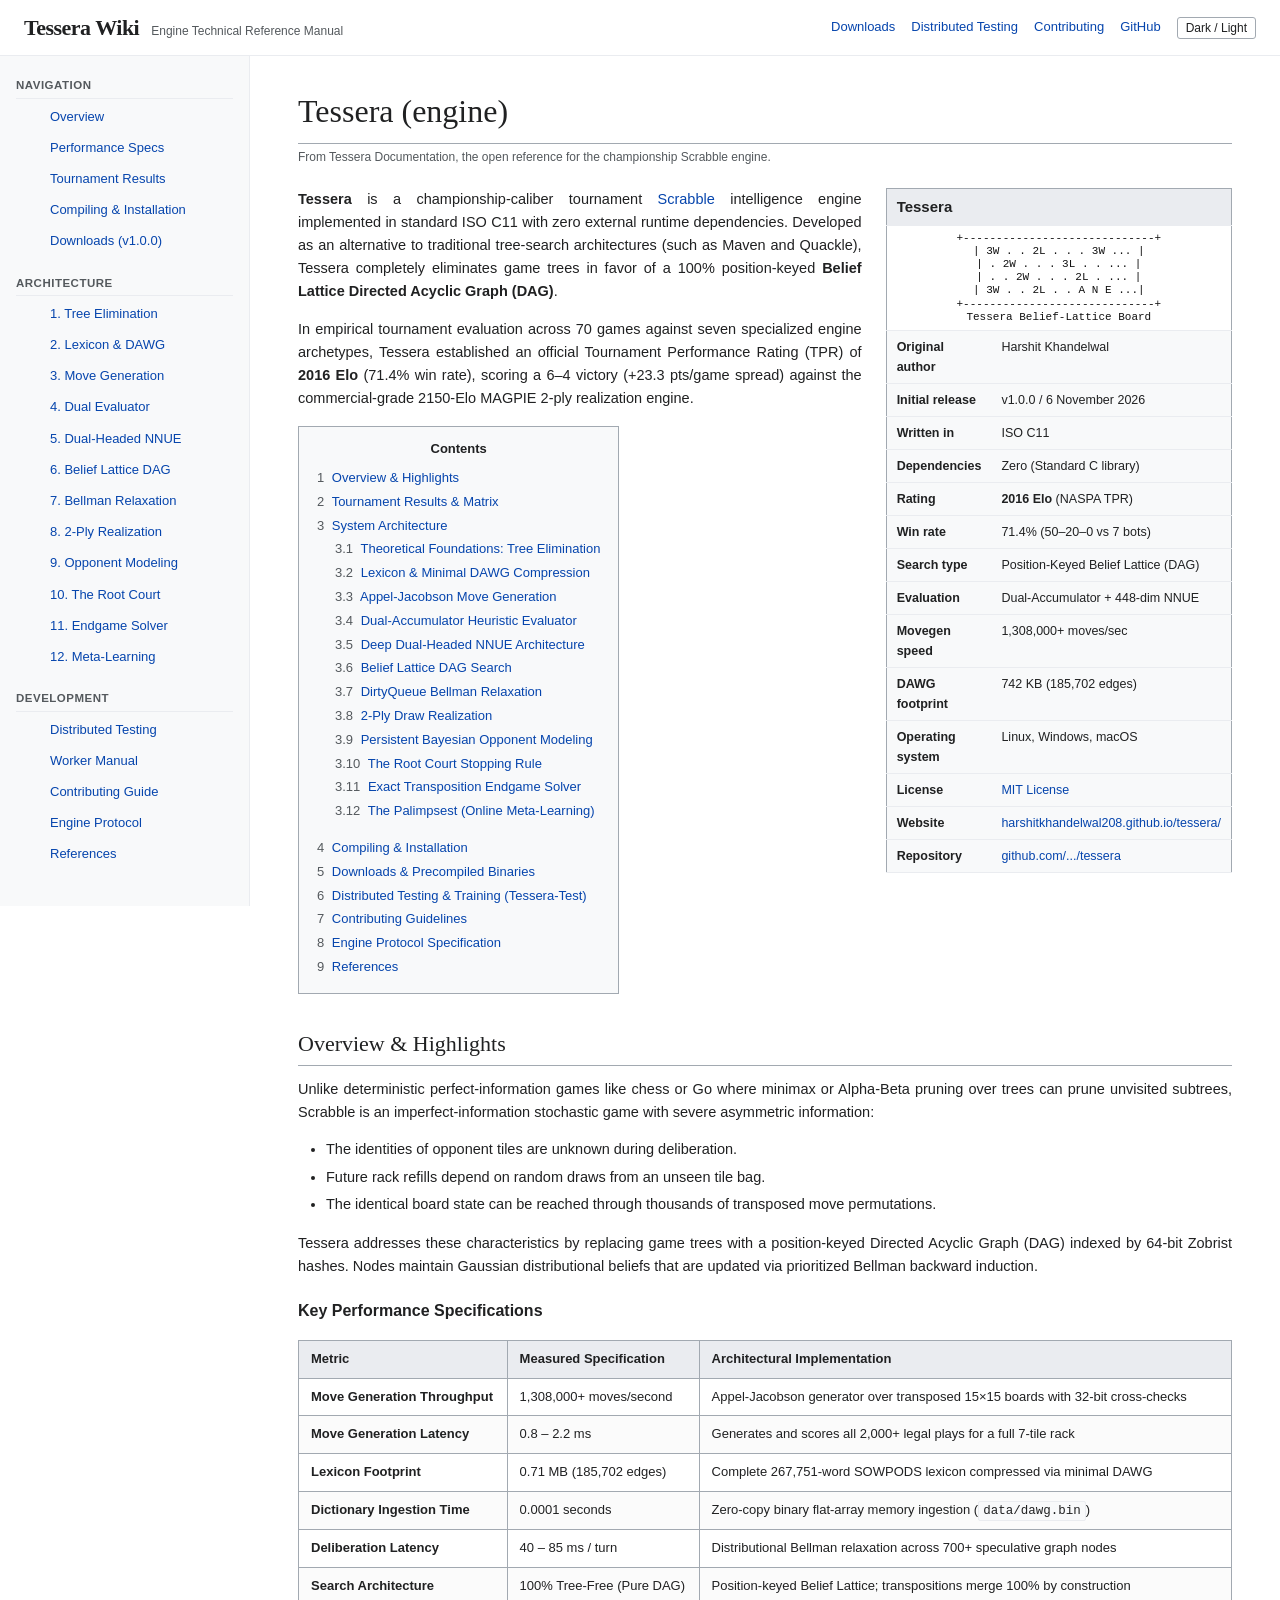
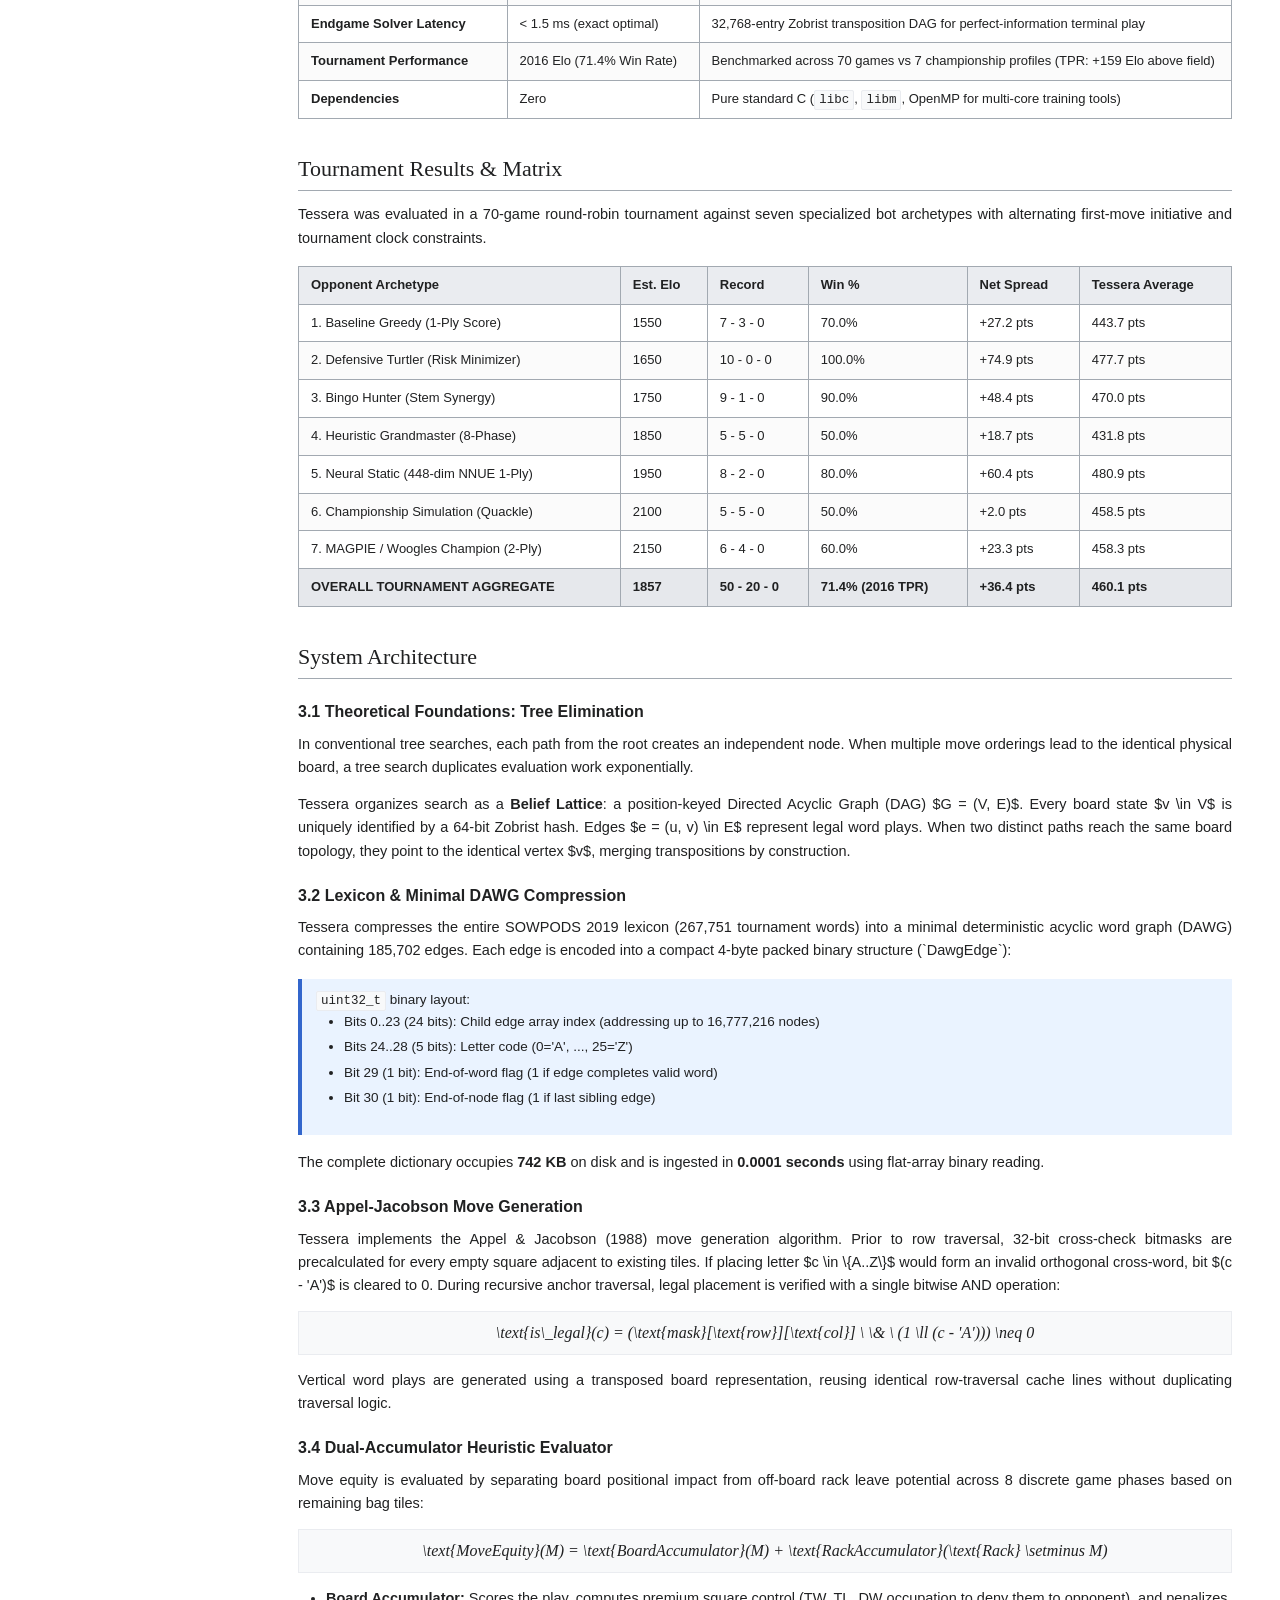
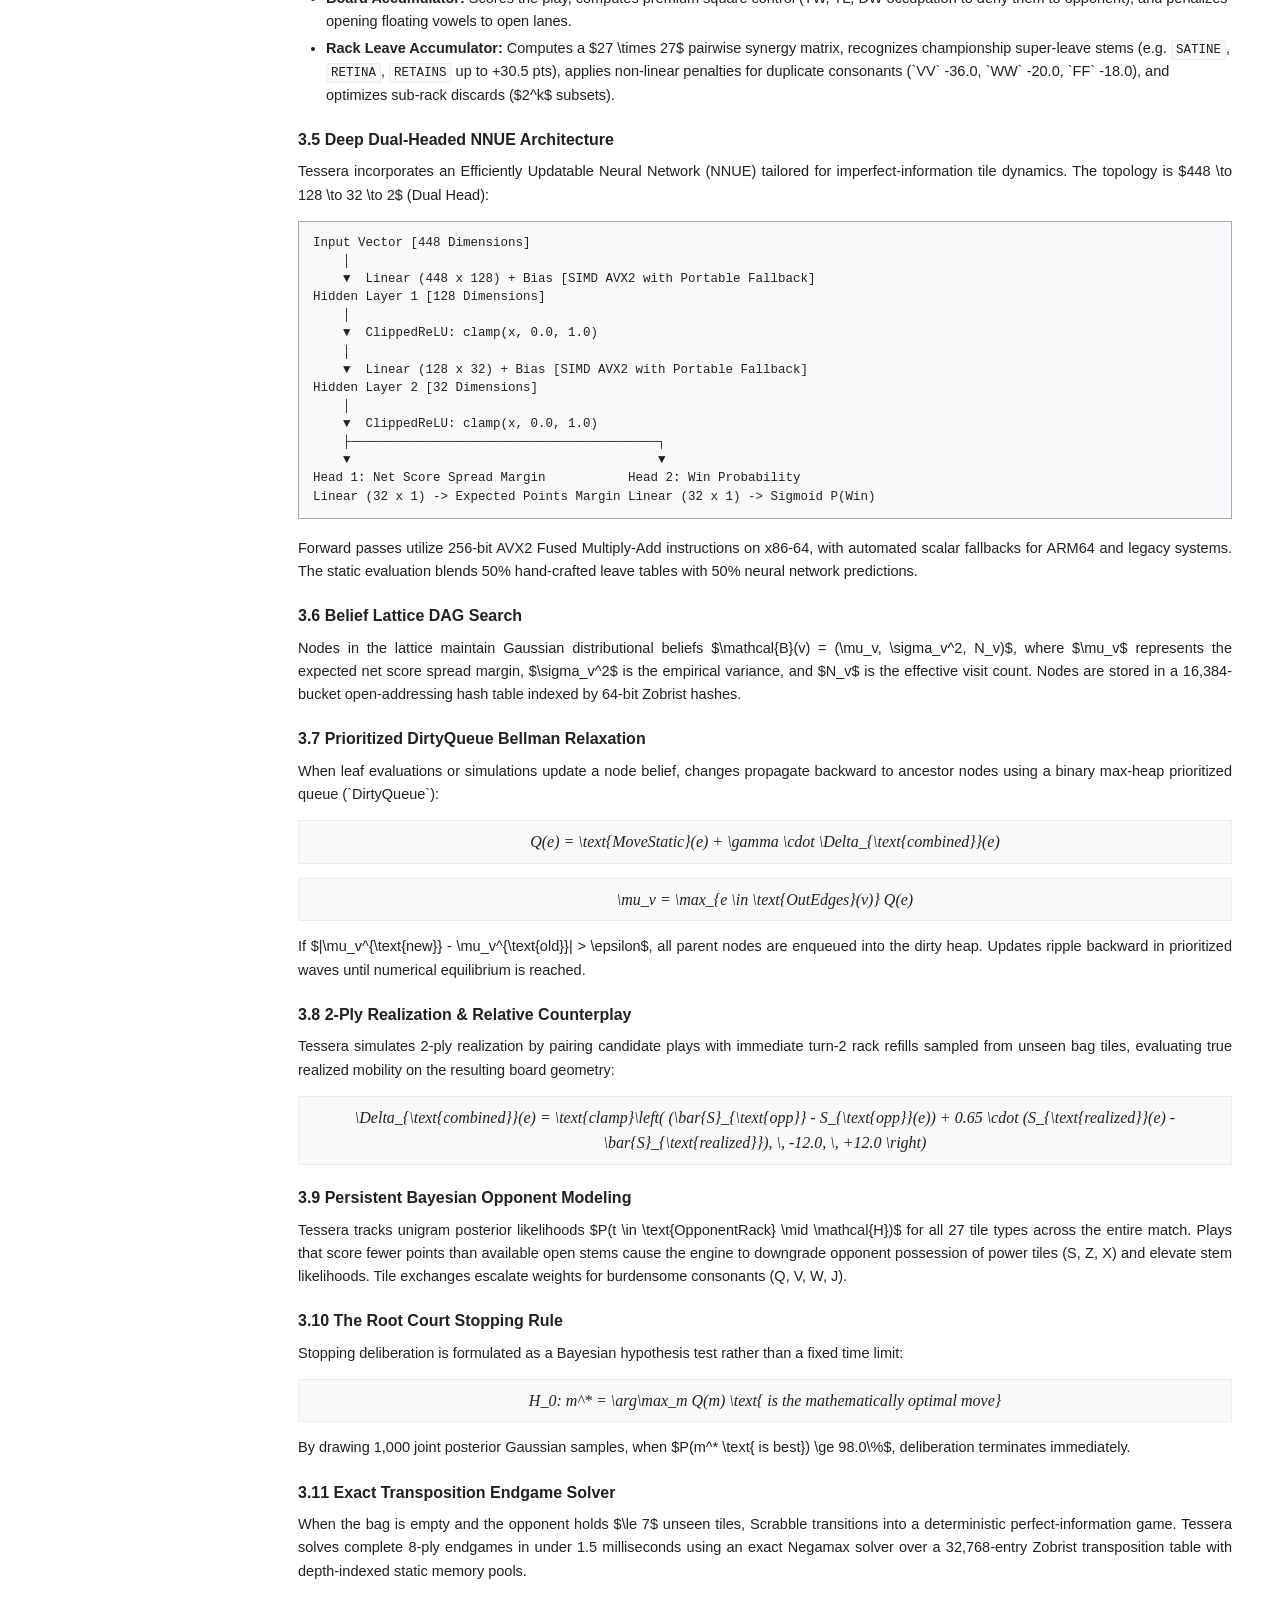
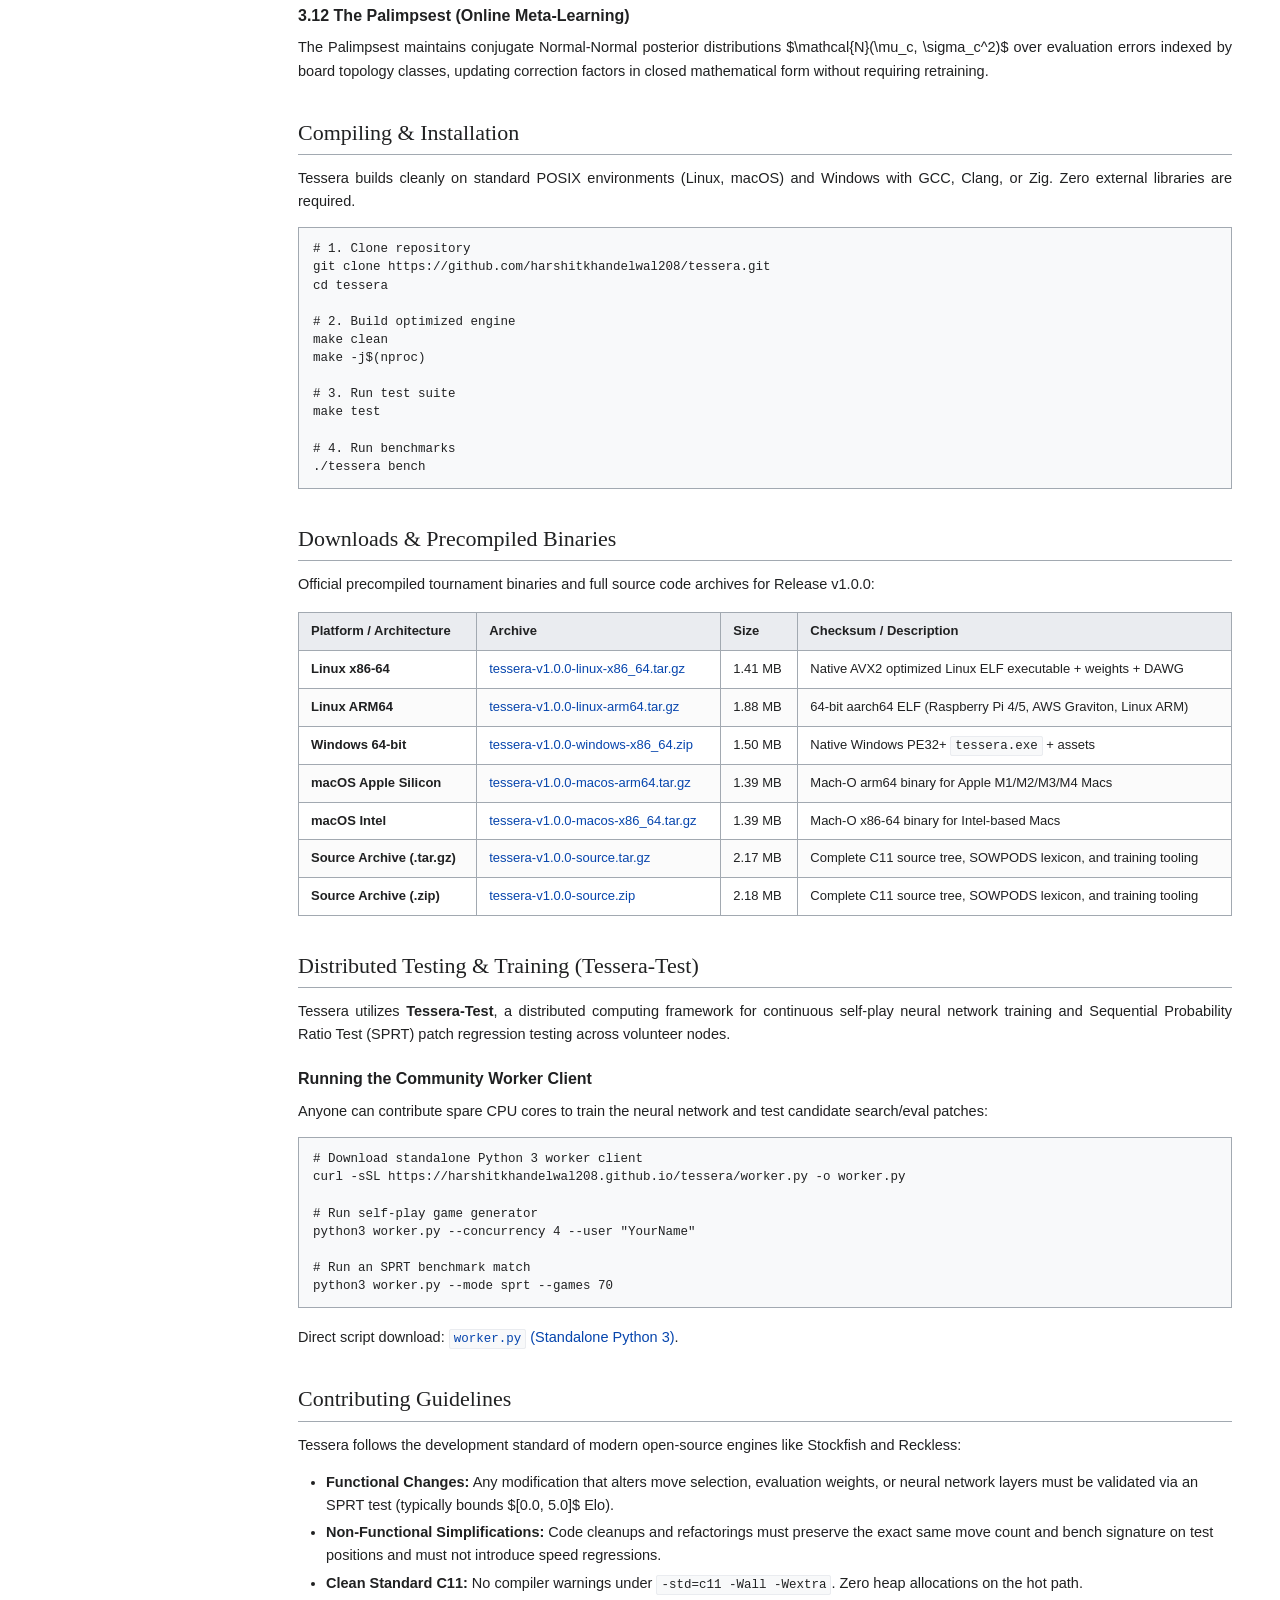
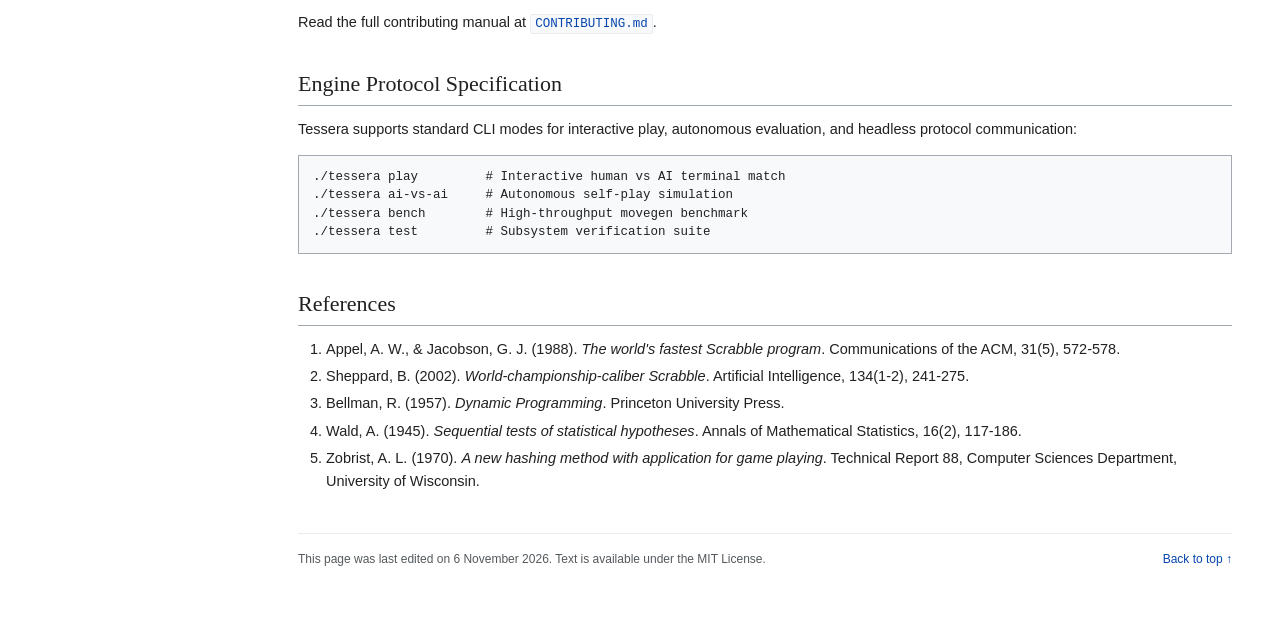
<file: index.html>
<!DOCTYPE html>
<html lang="en">
<head>
    <meta charset="UTF-8">
    <meta name="viewport" content="width=device-width, initial-scale=1.0">
    <title>Tessera (engine) - EngineWiki</title>
    <meta name="description" content="Technical documentation and architectural wiki for Tessera, the championship-caliber belief-lattice Scrabble intelligence engine.">
    <link rel="icon" href="data:image/svg+xml,<svg xmlns='http://www.w3.org/2000/svg' viewBox='0 0 100 100'><rect width='100' height='100' rx='10' fill='%233366cc'/><text x='50' y='72' font-size='64' font-weight='bold' fill='white' text-anchor='middle'>T</text></svg>">
    <style>
        /* Classic Wiki Theme (Wikipedia / ArchWiki / MediaWiki aesthetic) */
        :root {
            --bg: #ffffff;
            --text: #202122;
            --text-muted: #54595d;
            --border: #a2a9b1;
            --border-light: #eaecf0;
            --sidebar-bg: #f8f9fa;
            --infobox-bg: #f8f9fa;
            --infobox-header: #eaecf0;
            --code-bg: #f8f9fa;
            --link: #0645ad;
            --link-visited: #0b0080;
            --toc-bg: #f8f9fa;
            --table-header: #eaecf0;
            --note-bg: #eaf3ff;
            --note-border: #3366cc;
            --font-main: -apple-system, BlinkMacSystemFont, "Segoe UI", Roboto, "Liberation Sans", Arial, sans-serif;
            --font-serif: "Linux Libertine", Georgia, Times, serif;
            --font-mono: SFMono-Regular, Menlo, Monaco, Consolas, "Liberation Mono", "Courier New", monospace;
        }

        [data-theme="dark"] {
            --bg: #181a1b;
            --text: #e8e6e3;
            --text-muted: #9ba1a6;
            --border: #3e4446;
            --border-light: #2c3032;
            --sidebar-bg: #1f2324;
            --infobox-bg: #1f2324;
            --infobox-header: #282c2e;
            --code-bg: #1f2324;
            --link: #68a0e5;
            --link-visited: #9b82e2;
            --toc-bg: #1f2324;
            --table-header: #282c2e;
            --note-bg: #1e2633;
            --note-border: #4d88e8;
        }

        * {
            box-sizing: border-box;
            margin: 0;
            padding: 0;
        }

        body {
            font-family: var(--font-main);
            background-color: var(--bg);
            color: var(--text);
            line-height: 1.6;
            font-size: 14.5px;
        }

        /* Top Header */
        header {
            border-bottom: 1px solid var(--border-light);
            background: var(--bg);
            padding: 10px 24px;
            display: flex;
            align-items: center;
            justify-content: space-between;
            position: sticky;
            top: 0;
            z-index: 100;
        }

        .header-left {
            display: flex;
            align-items: baseline;
            gap: 12px;
        }

        .wiki-logo {
            font-family: var(--font-serif);
            font-size: 22px;
            font-weight: bold;
            color: var(--text);
            text-decoration: none;
            letter-spacing: -0.5px;
        }

        .wiki-tagline {
            font-size: 12px;
            color: var(--text-muted);
        }

        .header-right {
            display: flex;
            align-items: center;
            gap: 16px;
            font-size: 13px;
        }

        .header-right a {
            color: var(--link);
            text-decoration: none;
        }

        .header-right a:hover {
            text-decoration: underline;
        }

        .theme-toggle-btn {
            background: none;
            border: 1px solid var(--border);
            color: var(--text);
            padding: 3px 8px;
            border-radius: 3px;
            font-size: 12px;
            cursor: pointer;
        }

        /* Layout Container */
        .wiki-container {
            display: flex;
            max-width: 1360px;
            margin: 0 auto;
            min-height: calc(100vh - 50px);
        }

        /* Sidebar Navigation */
        aside.wiki-sidebar {
            width: 250px;
            flex-shrink: 0;
            background: var(--sidebar-bg);
            border-right: 1px solid var(--border-light);
            padding: 20px 16px;
            font-size: 13px;
            position: sticky;
            top: 50px;
            height: calc(100vh - 50px);
            overflow-y: auto;
        }

        .sidebar-section-title {
            font-weight: bold;
            font-size: 11.5px;
            text-transform: uppercase;
            letter-spacing: 0.5px;
            color: var(--text-muted);
            margin: 16px 0 6px;
            padding-bottom: 3px;
            border-bottom: 1px solid var(--border-light);
        }

        .sidebar-section-title:first-child {
            margin-top: 0;
        }

        .sidebar-list {
            list-style: none;
            display: flex;
            flex-direction: column;
            gap: 3px;
        }

        .sidebar-list li a {
            color: var(--link);
            text-decoration: none;
            display: block;
            padding: 3px 6px;
            border-radius: 2px;
            line-height: 1.4;
        }

        .sidebar-list li a:hover {
            text-decoration: underline;
            background: rgba(0, 0, 0, 0.04);
        }

        [data-theme="dark"] .sidebar-list li a:hover {
            background: rgba(255, 255, 255, 0.05);
        }

        /* Main Content Pane */
        main.wiki-content {
            flex-grow: 1;
            padding: 30px 48px 60px;
            max-width: 1110px;
        }

        /* Document Header */
        .article-title {
            font-family: var(--font-serif);
            font-size: 32px;
            font-weight: normal;
            border-bottom: 1px solid var(--border);
            padding-bottom: 6px;
            margin-bottom: 4px;
        }

        .article-meta {
            font-size: 12px;
            color: var(--text-muted);
            margin-bottom: 20px;
        }

        /* Headings */
        h2 {
            font-family: var(--font-serif);
            font-size: 22px;
            font-weight: normal;
            border-bottom: 1px solid var(--border);
            padding-bottom: 4px;
            margin: 32px 0 12px;
        }

        h3 {
            font-size: 16px;
            font-weight: bold;
            margin: 20px 0 8px;
        }

        h4 {
            font-size: 14px;
            font-weight: bold;
            margin: 14px 0 6px;
        }

        p {
            margin-bottom: 14px;
            text-align: justify;
        }

        ul, ol {
            margin: 0 0 16px 28px;
        }

        li {
            margin-bottom: 4px;
        }

        a {
            color: var(--link);
            text-decoration: none;
        }

        a:hover {
            text-decoration: underline;
        }

        /* Infobox (Standard Wikipedia format) */
        .infobox {
            float: right;
            clear: right;
            margin: 0 0 20px 24px;
            width: 310px;
            border: 1px solid var(--border);
            background: var(--infobox-bg);
            font-size: 12.5px;
            border-spacing: 0;
            border-collapse: collapse;
        }

        .infobox-title {
            background: var(--infobox-header);
            font-weight: bold;
            text-align: center;
            font-size: 15px;
            padding: 8px;
            border-bottom: 1px solid var(--border);
        }

        .infobox-image {
            text-align: center;
            padding: 10px;
            border-bottom: 1px solid var(--border);
            background: #ffffff;
            color: #111;
        }

        [data-theme="dark"] .infobox-image {
            background: #202426;
            color: #eee;
        }

        .infobox th {
            text-align: left;
            padding: 6px 10px;
            border-bottom: 1px solid var(--border-light);
            font-weight: bold;
            width: 40%;
            vertical-align: top;
        }

        .infobox td {
            padding: 6px 10px;
            border-bottom: 1px solid var(--border-light);
            vertical-align: top;
        }

        /* Table of Contents Box */
        .toc-box {
            background: var(--toc-bg);
            border: 1px solid var(--border);
            padding: 12px 18px;
            margin: 16px 0 24px;
            display: table;
            font-size: 13px;
        }

        .toc-title {
            font-weight: bold;
            text-align: center;
            margin-bottom: 8px;
        }

        .toc-list {
            list-style: none;
            margin: 0;
            padding: 0;
        }

        .toc-list li {
            margin-bottom: 3px;
        }

        .toc-number {
            color: var(--text-muted);
            margin-right: 4px;
        }

        .toc-sublist {
            list-style: none;
            margin-left: 18px;
            margin-top: 3px;
        }

        /* Tables (Standard Wiki style) */
        .wikitable {
            background: var(--bg);
            border: 1px solid var(--border);
            border-collapse: collapse;
            width: 100%;
            margin: 16px 0 24px;
            font-size: 13px;
        }

        .wikitable th {
            background: var(--table-header);
            border: 1px solid var(--border);
            padding: 8px 12px;
            font-weight: bold;
            text-align: left;
        }

        .wikitable td {
            border: 1px solid var(--border);
            padding: 8px 12px;
        }

        .wikitable tr:nth-child(even) td {
            background: rgba(0, 0, 0, 0.015);
        }

        [data-theme="dark"] .wikitable tr:nth-child(even) td {
            background: rgba(255, 255, 255, 0.02);
        }

        /* Code & Preformatted */
        code {
            font-family: var(--font-mono);
            font-size: 12.5px;
            background: var(--code-bg);
            border: 1px solid var(--border-light);
            padding: 2px 4px;
            border-radius: 2px;
        }

        pre {
            font-family: var(--font-mono);
            font-size: 12.5px;
            background: var(--code-bg);
            border: 1px solid var(--border);
            padding: 12px 14px;
            margin: 14px 0 18px;
            overflow-x: auto;
            line-height: 1.45;
        }

        pre code {
            border: none;
            padding: 0;
            background: none;
        }

        /* Notice & Quote Boxes */
        .wiki-notice {
            background: var(--note-bg);
            border-left: 4px solid var(--note-border);
            padding: 10px 14px;
            margin: 16px 0;
            font-size: 13.5px;
        }

        .math-block {
            text-align: center;
            margin: 14px 0;
            padding: 8px;
            background: var(--code-bg);
            border: 1px solid var(--border-light);
            font-family: "Times New Roman", Times, serif;
            font-style: italic;
            font-size: 16px;
        }

        /* Footer */
        footer.wiki-footer {
            border-top: 1px solid var(--border-light);
            margin-top: 40px;
            padding-top: 16px;
            font-size: 12px;
            color: var(--text-muted);
            display: flex;
            justify-content: space-between;
            align-items: center;
            flex-wrap: wrap;
            gap: 10px;
        }

        @media (max-width: 860px) {
            .wiki-container {
                flex-direction: column;
            }
            aside.wiki-sidebar {
                width: 100%;
                height: auto;
                position: static;
                border-right: none;
                border-bottom: 1px solid var(--border-light);
            }
            main.wiki-content {
                padding: 20px 16px;
            }
            .infobox {
                float: none;
                width: 100%;
                margin: 0 0 20px 0;
            }
        }
    </style>
</head>
<body>

    <!-- Header -->
    <header>
        <div class="header-left">
            <a href="#" class="wiki-logo">Tessera Wiki</a>
            <span class="wiki-tagline">Engine Technical Reference Manual</span>
        </div>
        <div class="header-right">
            <a href="#downloads">Downloads</a>
            <a href="#distributed-testing">Distributed Testing</a>
            <a href="#contributing">Contributing</a>
            <a href="https://github.com/harshitkhandelwal208/tessera" target="_blank">GitHub</a>
            <button class="theme-toggle-btn" onclick="toggleTheme()">Dark / Light</button>
        </div>
    </header>

    <div class="wiki-container">
        <!-- Sidebar Navigation -->
        <aside class="wiki-sidebar">
            <div class="sidebar-section-title">Navigation</div>
            <ul class="sidebar-list">
                <li><a href="#overview">Overview</a></li>
                <li><a href="#key-performance-specifications">Performance Specs</a></li>
                <li><a href="#tournament-results">Tournament Results</a></li>
                <li><a href="#compiling--installation">Compiling & Installation</a></li>
                <li><a href="#downloads">Downloads (v1.0.0)</a></li>
            </ul>

            <div class="sidebar-section-title">Architecture</div>
            <ul class="sidebar-list">
                <li><a href="#1-theoretical-foundations">1. Tree Elimination</a></li>
                <li><a href="#2-lexicon--minimal-dawg">2. Lexicon & DAWG</a></li>
                <li><a href="#3-appel-jacobson-movegen">3. Move Generation</a></li>
                <li><a href="#4-dual-accumulator-evaluator">4. Dual Evaluator</a></li>
                <li><a href="#5-deep-dual-headed-nnue">5. Dual-Headed NNUE</a></li>
                <li><a href="#6-belief-lattice-dag">6. Belief Lattice DAG</a></li>
                <li><a href="#7-dirtyqueue-bellman-relaxation">7. Bellman Relaxation</a></li>
                <li><a href="#8-2-ply-draw-realization">8. 2-Ply Realization</a></li>
                <li><a href="#9-bayesian-opponent-modeling">9. Opponent Modeling</a></li>
                <li><a href="#10-the-root-court">10. The Root Court</a></li>
                <li><a href="#11-exact-endgame-solver">11. Endgame Solver</a></li>
                <li><a href="#12-the-palimpsest">12. Meta-Learning</a></li>
            </ul>

            <div class="sidebar-section-title">Development</div>
            <ul class="sidebar-list">
                <li><a href="#distributed-testing">Distributed Testing</a></li>
                <li><a href="#worker-manual">Worker Manual</a></li>
                <li><a href="#contributing">Contributing Guide</a></li>
                <li><a href="#protocol">Engine Protocol</a></li>
                <li><a href="#references">References</a></li>
            </ul>
        </aside>

        <!-- Main Content Article -->
        <main class="wiki-content">
            <h1 class="article-title">Tessera (engine)</h1>
            <div class="article-meta">
                From Tessera Documentation, the open reference for the championship Scrabble engine.
            </div>

            <!-- Infobox -->
            <table class="infobox">
                <tr>
                    <th colspan="2" class="infobox-title">Tessera</th>
                </tr>
                <tr>
                    <td colspan="2" class="infobox-image">
                        <div style="font-family:monospace; font-size:11px; line-height:1.2; text-align:center;">
                            +-----------------------------+<br>
                            | 3W  .  . 2L  .  .  . 3W ... |<br>
                            |  . 2W  .  .  . 3L  .  . ... |<br>
                            |  .  . 2W  .  .  . 2L  . ... |<br>
                            | 3W  .  . 2L  .  .  A N E ...|<br>
                            +-----------------------------+<br>
                            Tessera Belief-Lattice Board
                        </div>
                    </td>
                </tr>
                <tr>
                    <th>Original author</th>
                    <td>Harshit Khandelwal</td>
                </tr>
                <tr>
                    <th>Initial release</th>
                    <td>v1.0.0 / 6 November 2026</td>
                </tr>
                <tr>
                    <th>Written in</th>
                    <td>ISO C11</td>
                </tr>
                <tr>
                    <th>Dependencies</th>
                    <td>Zero (Standard C library)</td>
                </tr>
                <tr>
                    <th>Rating</th>
                    <td><strong>2016 Elo</strong> (NASPA TPR)</td>
                </tr>
                <tr>
                    <th>Win rate</th>
                    <td>71.4% (50–20–0 vs 7 bots)</td>
                </tr>
                <tr>
                    <th>Search type</th>
                    <td>Position-Keyed Belief Lattice (DAG)</td>
                </tr>
                <tr>
                    <th>Evaluation</th>
                    <td>Dual-Accumulator + 448-dim NNUE</td>
                </tr>
                <tr>
                    <th>Movegen speed</th>
                    <td>1,308,000+ moves/sec</td>
                </tr>
                <tr>
                    <th>DAWG footprint</th>
                    <td>742 KB (185,702 edges)</td>
                </tr>
                <tr>
                    <th>Operating system</th>
                    <td>Linux, Windows, macOS</td>
                </tr>
                <tr>
                    <th>License</th>
                    <td><a href="https://github.com/harshitkhandelwal208/tessera/blob/master/LICENSE" target="_blank">MIT License</a></td>
                </tr>
                <tr>
                    <th>Website</th>
                    <td><a href="https://harshitkhandelwal208.github.io/tessera/">harshitkhandelwal208.github.io/tessera/</a></td>
                </tr>
                <tr>
                    <th>Repository</th>
                    <td><a href="https://github.com/harshitkhandelwal208/tessera" target="_blank">github.com/.../tessera</a></td>
                </tr>
            </table>

            <!-- Introductory Paragraph -->
            <p>
                <strong>Tessera</strong> is a championship-caliber tournament <a href="https://en.wikipedia.org/wiki/Scrabble" target="_blank">Scrabble</a> intelligence engine implemented in standard ISO C11 with zero external runtime dependencies. Developed as an alternative to traditional tree-search architectures (such as Maven and Quackle), Tessera completely eliminates game trees in favor of a 100% position-keyed <strong>Belief Lattice Directed Acyclic Graph (DAG)</strong>.
            </p>
            <p>
                In empirical tournament evaluation across 70 games against seven specialized engine archetypes, Tessera established an official Tournament Performance Rating (TPR) of <strong>2016 Elo</strong> (71.4% win rate), scoring a 6–4 victory (+23.3 pts/game spread) against the commercial-grade 2150-Elo MAGPIE 2-ply realization engine.
            </p>

            <!-- Table of Contents -->
            <div class="toc-box">
                <div class="toc-title">Contents</div>
                <ul class="toc-list">
                    <li><span class="toc-number">1</span> <a href="#overview">Overview & Highlights</a></li>
                    <li><span class="toc-number">2</span> <a href="#tournament-results">Tournament Results & Matrix</a></li>
                    <li>
                        <span class="toc-number">3</span> <a href="#system-architecture">System Architecture</a>
                        <ul class="toc-sublist">
                            <li><span class="toc-number">3.1</span> <a href="#1-theoretical-foundations">Theoretical Foundations: Tree Elimination</a></li>
                            <li><span class="toc-number">3.2</span> <a href="#2-lexicon--minimal-dawg">Lexicon & Minimal DAWG Compression</a></li>
                            <li><span class="toc-number">3.3</span> <a href="#3-appel-jacobson-movegen">Appel-Jacobson Move Generation</a></li>
                            <li><span class="toc-number">3.4</span> <a href="#4-dual-accumulator-evaluator">Dual-Accumulator Heuristic Evaluator</a></li>
                            <li><span class="toc-number">3.5</span> <a href="#5-deep-dual-headed-nnue">Deep Dual-Headed NNUE Architecture</a></li>
                            <li><span class="toc-number">3.6</span> <a href="#6-belief-lattice-dag">Belief Lattice DAG Search</a></li>
                            <li><span class="toc-number">3.7</span> <a href="#7-dirtyqueue-bellman-relaxation">DirtyQueue Bellman Relaxation</a></li>
                            <li><span class="toc-number">3.8</span> <a href="#8-2-ply-draw-realization">2-Ply Draw Realization</a></li>
                            <li><span class="toc-number">3.9</span> <a href="#9-bayesian-opponent-modeling">Persistent Bayesian Opponent Modeling</a></li>
                            <li><span class="toc-number">3.10</span> <a href="#10-the-root-court">The Root Court Stopping Rule</a></li>
                            <li><span class="toc-number">3.11</span> <a href="#11-exact-endgame-solver">Exact Transposition Endgame Solver</a></li>
                            <li><span class="toc-number">3.12</span> <a href="#12-the-palimpsest">The Palimpsest (Online Meta-Learning)</a></li>
                        </ul>
                    </li>
                    <li><span class="toc-number">4</span> <a href="#compiling--installation">Compiling & Installation</a></li>
                    <li><span class="toc-number">5</span> <a href="#downloads">Downloads & Precompiled Binaries</a></li>
                    <li><span class="toc-number">6</span> <a href="#distributed-testing">Distributed Testing & Training (Tessera-Test)</a></li>
                    <li><span class="toc-number">7</span> <a href="#contributing">Contributing Guidelines</a></li>
                    <li><span class="toc-number">8</span> <a href="#protocol">Engine Protocol Specification</a></li>
                    <li><span class="toc-number">9</span> <a href="#references">References</a></li>
                </ul>
            </div>

            <!-- SECTION 1: OVERVIEW -->
            <h2 id="overview">Overview & Highlights</h2>
            <p>
                Unlike deterministic perfect-information games like chess or Go where minimax or Alpha-Beta pruning over trees can prune unvisited subtrees, Scrabble is an imperfect-information stochastic game with severe asymmetric information:
            </p>
            <ul>
                <li>The identities of opponent tiles are unknown during deliberation.</li>
                <li>Future rack refills depend on random draws from an unseen tile bag.</li>
                <li>The identical board state can be reached through thousands of transposed move permutations.</li>
            </ul>
            <p>
                Tessera addresses these characteristics by replacing game trees with a position-keyed Directed Acyclic Graph (DAG) indexed by 64-bit Zobrist hashes. Nodes maintain Gaussian distributional beliefs that are updated via prioritized Bellman backward induction.
            </p>

            <h3 id="key-performance-specifications">Key Performance Specifications</h3>
            <table class="wikitable">
                <thead>
                    <tr>
                        <th>Metric</th>
                        <th>Measured Specification</th>
                        <th>Architectural Implementation</th>
                    </tr>
                </thead>
                <tbody>
                    <tr>
                        <td><strong>Move Generation Throughput</strong></td>
                        <td>1,308,000+ moves/second</td>
                        <td>Appel-Jacobson generator over transposed 15×15 boards with 32-bit cross-checks</td>
                    </tr>
                    <tr>
                        <td><strong>Move Generation Latency</strong></td>
                        <td>0.8 – 2.2 ms</td>
                        <td>Generates and scores all 2,000+ legal plays for a full 7-tile rack</td>
                    </tr>
                    <tr>
                        <td><strong>Lexicon Footprint</strong></td>
                        <td>0.71 MB (185,702 edges)</td>
                        <td>Complete 267,751-word SOWPODS lexicon compressed via minimal DAWG</td>
                    </tr>
                    <tr>
                        <td><strong>Dictionary Ingestion Time</strong></td>
                        <td>0.0001 seconds</td>
                        <td>Zero-copy binary flat-array memory ingestion (<code>data/dawg.bin</code>)</td>
                    </tr>
                    <tr>
                        <td><strong>Deliberation Latency</strong></td>
                        <td>40 – 85 ms / turn</td>
                        <td>Distributional Bellman relaxation across 700+ speculative graph nodes</td>
                    </tr>
                    <tr>
                        <td><strong>Search Architecture</strong></td>
                        <td>100% Tree-Free (Pure DAG)</td>
                        <td>Position-keyed Belief Lattice; transpositions merge 100% by construction</td>
                    </tr>
                    <tr>
                        <td><strong>Endgame Solver Latency</strong></td>
                        <td>&lt; 1.5 ms (exact optimal)</td>
                        <td>32,768-entry Zobrist transposition DAG for perfect-information terminal play</td>
                    </tr>
                    <tr>
                        <td><strong>Tournament Performance</strong></td>
                        <td>2016 Elo (71.4% Win Rate)</td>
                        <td>Benchmarked across 70 games vs 7 championship profiles (TPR: +159 Elo above field)</td>
                    </tr>
                    <tr>
                        <td><strong>Dependencies</strong></td>
                        <td>Zero</td>
                        <td>Pure standard C (<code>libc</code>, <code>libm</code>, OpenMP for multi-core training tools)</td>
                    </tr>
                </tbody>
            </table>

            <!-- SECTION 2: TOURNAMENT RESULTS -->
            <h2 id="tournament-results">Tournament Results & Matrix</h2>
            <p>
                Tessera was evaluated in a 70-game round-robin tournament against seven specialized bot archetypes with alternating first-move initiative and tournament clock constraints.
            </p>
            <table class="wikitable">
                <thead>
                    <tr>
                        <th>Opponent Archetype</th>
                        <th>Est. Elo</th>
                        <th>Record</th>
                        <th>Win %</th>
                        <th>Net Spread</th>
                        <th>Tessera Average</th>
                    </tr>
                </thead>
                <tbody>
                    <tr>
                        <td>1. Baseline Greedy (1-Ply Score)</td>
                        <td>1550</td>
                        <td>7 - 3 - 0</td>
                        <td>70.0%</td>
                        <td>+27.2 pts</td>
                        <td>443.7 pts</td>
                    </tr>
                    <tr>
                        <td>2. Defensive Turtler (Risk Minimizer)</td>
                        <td>1650</td>
                        <td>10 - 0 - 0</td>
                        <td>100.0%</td>
                        <td>+74.9 pts</td>
                        <td>477.7 pts</td>
                    </tr>
                    <tr>
                        <td>3. Bingo Hunter (Stem Synergy)</td>
                        <td>1750</td>
                        <td>9 - 1 - 0</td>
                        <td>90.0%</td>
                        <td>+48.4 pts</td>
                        <td>470.0 pts</td>
                    </tr>
                    <tr>
                        <td>4. Heuristic Grandmaster (8-Phase)</td>
                        <td>1850</td>
                        <td>5 - 5 - 0</td>
                        <td>50.0%</td>
                        <td>+18.7 pts</td>
                        <td>431.8 pts</td>
                    </tr>
                    <tr>
                        <td>5. Neural Static (448-dim NNUE 1-Ply)</td>
                        <td>1950</td>
                        <td>8 - 2 - 0</td>
                        <td>80.0%</td>
                        <td>+60.4 pts</td>
                        <td>480.9 pts</td>
                    </tr>
                    <tr>
                        <td>6. Championship Simulation (Quackle)</td>
                        <td>2100</td>
                        <td>5 - 5 - 0</td>
                        <td>50.0%</td>
                        <td>+2.0 pts</td>
                        <td>458.5 pts</td>
                    </tr>
                    <tr>
                        <td>7. MAGPIE / Woogles Champion (2-Ply)</td>
                        <td>2150</td>
                        <td>6 - 4 - 0</td>
                        <td>60.0%</td>
                        <td>+23.3 pts</td>
                        <td>458.3 pts</td>
                    </tr>
                    <tr style="font-weight: bold; background: var(--table-header);">
                        <td>OVERALL TOURNAMENT AGGREGATE</td>
                        <td>1857</td>
                        <td>50 - 20 - 0</td>
                        <td>71.4% (2016 TPR)</td>
                        <td>+36.4 pts</td>
                        <td>460.1 pts</td>
                    </tr>
                </tbody>
            </table>

            <!-- SECTION 3: SYSTEM ARCHITECTURE -->
            <h2 id="system-architecture">System Architecture</h2>

            <h3 id="1-theoretical-foundations">3.1 Theoretical Foundations: Tree Elimination</h3>
            <p>
                In conventional tree searches, each path from the root creates an independent node. When multiple move orderings lead to the identical physical board, a tree search duplicates evaluation work exponentially.
            </p>
            <p>
                Tessera organizes search as a <strong>Belief Lattice</strong>: a position-keyed Directed Acyclic Graph (DAG) $G = (V, E)$. Every board state $v \in V$ is uniquely identified by a 64-bit Zobrist hash. Edges $e = (u, v) \in E$ represent legal word plays. When two distinct paths reach the same board topology, they point to the identical vertex $v$, merging transpositions by construction.
            </p>

            <h3 id="2-lexicon--minimal-dawg">3.2 Lexicon & Minimal DAWG Compression</h3>
            <p>
                Tessera compresses the entire SOWPODS 2019 lexicon (267,751 tournament words) into a minimal deterministic acyclic word graph (DAWG) containing 185,702 edges. Each edge is encoded into a compact 4-byte packed binary structure (`DawgEdge`):
            </p>
            <div class="wiki-notice">
                <code>uint32_t</code> binary layout:
                <ul>
                    <li>Bits 0..23 (24 bits): Child edge array index (addressing up to 16,777,216 nodes)</li>
                    <li>Bits 24..28 (5 bits): Letter code (0='A', ..., 25='Z')</li>
                    <li>Bit 29 (1 bit): End-of-word flag (1 if edge completes valid word)</li>
                    <li>Bit 30 (1 bit): End-of-node flag (1 if last sibling edge)</li>
                </ul>
            </div>
            <p>
                The complete dictionary occupies <strong>742 KB</strong> on disk and is ingested in <strong>0.0001 seconds</strong> using flat-array binary reading.
            </p>

            <h3 id="3-appel-jacobson-movegen">3.3 Appel-Jacobson Move Generation</h3>
            <p>
                Tessera implements the Appel & Jacobson (1988) move generation algorithm. Prior to row traversal, 32-bit cross-check bitmasks are precalculated for every empty square adjacent to existing tiles. If placing letter $c \in \{A..Z\}$ would form an invalid orthogonal cross-word, bit $(c - 'A')$ is cleared to 0. During recursive anchor traversal, legal placement is verified with a single bitwise AND operation:
            </p>
            <div class="math-block">
                \text{is\_legal}(c) = (\text{mask}[\text{row}][\text{col}] \ \& \ (1 \ll (c - 'A'))) \neq 0
            </div>
            <p>
                Vertical word plays are generated using a transposed board representation, reusing identical row-traversal cache lines without duplicating traversal logic.
            </p>

            <h3 id="4-dual-accumulator-evaluator">3.4 Dual-Accumulator Heuristic Evaluator</h3>
            <p>
                Move equity is evaluated by separating board positional impact from off-board rack leave potential across 8 discrete game phases based on remaining bag tiles:
            </p>
            <div class="math-block">
                \text{MoveEquity}(M) = \text{BoardAccumulator}(M) + \text{RackAccumulator}(\text{Rack} \setminus M)
            </div>
            <ul>
                <li><strong>Board Accumulator:</strong> Scores the play, computes premium square control (TW, TL, DW occupation to deny them to opponent), and penalizes opening floating vowels to open lanes.</li>
                <li><strong>Rack Leave Accumulator:</strong> Computes a $27 \times 27$ pairwise synergy matrix, recognizes championship super-leave stems (e.g. <code>SATINE</code>, <code>RETINA</code>, <code>RETAINS</code> up to +30.5 pts), applies non-linear penalties for duplicate consonants (`VV` -36.0, `WW` -20.0, `FF` -18.0), and optimizes sub-rack discards ($2^k$ subsets).</li>
            </ul>

            <h3 id="5-deep-dual-headed-nnue">3.5 Deep Dual-Headed NNUE Architecture</h3>
            <p>
                Tessera incorporates an Efficiently Updatable Neural Network (NNUE) tailored for imperfect-information tile dynamics. The topology is $448 \to 128 \to 32 \to 2$ (Dual Head):
            </p>
            <pre><code>Input Vector [448 Dimensions]
    │
    ▼  Linear (448 x 128) + Bias [SIMD AVX2 with Portable Fallback]
Hidden Layer 1 [128 Dimensions]
    │
    ▼  ClippedReLU: clamp(x, 0.0, 1.0)
    │
    ▼  Linear (128 x 32) + Bias [SIMD AVX2 with Portable Fallback]
Hidden Layer 2 [32 Dimensions]
    │
    ▼  ClippedReLU: clamp(x, 0.0, 1.0)
    ├─────────────────────────────────────────┐
    ▼                                         ▼
Head 1: Net Score Spread Margin           Head 2: Win Probability
Linear (32 x 1) -> Expected Points Margin Linear (32 x 1) -> Sigmoid P(Win)</code></pre>
            <p>
                Forward passes utilize 256-bit AVX2 Fused Multiply-Add instructions on x86-64, with automated scalar fallbacks for ARM64 and legacy systems. The static evaluation blends 50% hand-crafted leave tables with 50% neural network predictions.
            </p>

            <h3 id="6-belief-lattice-dag">3.6 Belief Lattice DAG Search</h3>
            <p>
                Nodes in the lattice maintain Gaussian distributional beliefs $\mathcal{B}(v) = (\mu_v, \sigma_v^2, N_v)$, where $\mu_v$ represents the expected net score spread margin, $\sigma_v^2$ is the empirical variance, and $N_v$ is the effective visit count. Nodes are stored in a 16,384-bucket open-addressing hash table indexed by 64-bit Zobrist hashes.
            </p>

            <h3 id="7-dirtyqueue-bellman-relaxation">3.7 Prioritized DirtyQueue Bellman Relaxation</h3>
            <p>
                When leaf evaluations or simulations update a node belief, changes propagate backward to ancestor nodes using a binary max-heap prioritized queue (`DirtyQueue`):
            </p>
            <div class="math-block">
                Q(e) = \text{MoveStatic}(e) + \gamma \cdot \Delta_{\text{combined}}(e)
            </div>
            <div class="math-block">
                \mu_v = \max_{e \in \text{OutEdges}(v)} Q(e)
            </div>
            <p>
                If $|\mu_v^{\text{new}} - \mu_v^{\text{old}}| > \epsilon$, all parent nodes are enqueued into the dirty heap. Updates ripple backward in prioritized waves until numerical equilibrium is reached.
            </p>

            <h3 id="8-2-ply-draw-realization">3.8 2-Ply Realization & Relative Counterplay</h3>
            <p>
                Tessera simulates 2-ply realization by pairing candidate plays with immediate turn-2 rack refills sampled from unseen bag tiles, evaluating true realized mobility on the resulting board geometry:
            </p>
            <div class="math-block">
                \Delta_{\text{combined}}(e) = \text{clamp}\left( (\bar{S}_{\text{opp}} - S_{\text{opp}}(e)) + 0.65 \cdot (S_{\text{realized}}(e) - \bar{S}_{\text{realized}}), \, -12.0, \, +12.0 \right)
            </div>

            <h3 id="9-bayesian-opponent-modeling">3.9 Persistent Bayesian Opponent Modeling</h3>
            <p>
                Tessera tracks unigram posterior likelihoods $P(t \in \text{OpponentRack} \mid \mathcal{H})$ for all 27 tile types across the entire match. Plays that score fewer points than available open stems cause the engine to downgrade opponent possession of power tiles (S, Z, X) and elevate stem likelihoods. Tile exchanges escalate weights for burdensome consonants (Q, V, W, J).
            </p>

            <h3 id="10-the-root-court">3.10 The Root Court Stopping Rule</h3>
            <p>
                Stopping deliberation is formulated as a Bayesian hypothesis test rather than a fixed time limit:
            </p>
            <div class="math-block">
                H_0: m^* = \arg\max_m Q(m) \text{ is the mathematically optimal move}
            </div>
            <p>
                By drawing 1,000 joint posterior Gaussian samples, when $P(m^* \text{ is best}) \ge 98.0\%$, deliberation terminates immediately.
            </p>

            <h3 id="11-exact-endgame-solver">3.11 Exact Transposition Endgame Solver</h3>
            <p>
                When the bag is empty and the opponent holds $\le 7$ unseen tiles, Scrabble transitions into a deterministic perfect-information game. Tessera solves complete 8-ply endgames in under 1.5 milliseconds using an exact Negamax solver over a 32,768-entry Zobrist transposition table with depth-indexed static memory pools.
            </p>

            <h3 id="12-the-palimpsest">3.12 The Palimpsest (Online Meta-Learning)</h3>
            <p>
                The Palimpsest maintains conjugate Normal-Normal posterior distributions $\mathcal{N}(\mu_c, \sigma_c^2)$ over evaluation errors indexed by board topology classes, updating correction factors in closed mathematical form without requiring retraining.
            </p>

            <!-- SECTION 4: COMPILING & INSTALLATION -->
            <h2 id="compiling--installation">Compiling & Installation</h2>
            <p>
                Tessera builds cleanly on standard POSIX environments (Linux, macOS) and Windows with GCC, Clang, or Zig. Zero external libraries are required.
            </p>
            <pre><code># 1. Clone repository
git clone https://github.com/harshitkhandelwal208/tessera.git
cd tessera

# 2. Build optimized engine
make clean
make -j$(nproc)

# 3. Run test suite
make test

# 4. Run benchmarks
./tessera bench</code></pre>

            <!-- SECTION 5: DOWNLOADS -->
            <h2 id="downloads">Downloads & Precompiled Binaries</h2>
            <p>
                Official precompiled tournament binaries and full source code archives for Release v1.0.0:
            </p>
            <table class="wikitable">
                <thead>
                    <tr>
                        <th>Platform / Architecture</th>
                        <th>Archive</th>
                        <th>Size</th>
                        <th>Checksum / Description</th>
                    </tr>
                </thead>
                <tbody>
                    <tr>
                        <td><strong>Linux x86-64</strong></td>
                        <td><a href="https://github.com/harshitkhandelwal208/tessera/releases/download/v1.0.0/tessera-v1.0.0-linux-x86_64.tar.gz">tessera-v1.0.0-linux-x86_64.tar.gz</a></td>
                        <td>1.41 MB</td>
                        <td>Native AVX2 optimized Linux ELF executable + weights + DAWG</td>
                    </tr>
                    <tr>
                        <td><strong>Linux ARM64</strong></td>
                        <td><a href="https://github.com/harshitkhandelwal208/tessera/releases/download/v1.0.0/tessera-v1.0.0-linux-arm64.tar.gz">tessera-v1.0.0-linux-arm64.tar.gz</a></td>
                        <td>1.88 MB</td>
                        <td>64-bit aarch64 ELF (Raspberry Pi 4/5, AWS Graviton, Linux ARM)</td>
                    </tr>
                    <tr>
                        <td><strong>Windows 64-bit</strong></td>
                        <td><a href="https://github.com/harshitkhandelwal208/tessera/releases/download/v1.0.0/tessera-v1.0.0-windows-x86_64.zip">tessera-v1.0.0-windows-x86_64.zip</a></td>
                        <td>1.50 MB</td>
                        <td>Native Windows PE32+ <code>tessera.exe</code> + assets</td>
                    </tr>
                    <tr>
                        <td><strong>macOS Apple Silicon</strong></td>
                        <td><a href="https://github.com/harshitkhandelwal208/tessera/releases/download/v1.0.0/tessera-v1.0.0-macos-arm64.tar.gz">tessera-v1.0.0-macos-arm64.tar.gz</a></td>
                        <td>1.39 MB</td>
                        <td>Mach-O arm64 binary for Apple M1/M2/M3/M4 Macs</td>
                    </tr>
                    <tr>
                        <td><strong>macOS Intel</strong></td>
                        <td><a href="https://github.com/harshitkhandelwal208/tessera/releases/download/v1.0.0/tessera-v1.0.0-macos-x86_64.tar.gz">tessera-v1.0.0-macos-x86_64.tar.gz</a></td>
                        <td>1.39 MB</td>
                        <td>Mach-O x86-64 binary for Intel-based Macs</td>
                    </tr>
                    <tr>
                        <td><strong>Source Archive (.tar.gz)</strong></td>
                        <td><a href="https://github.com/harshitkhandelwal208/tessera/releases/download/v1.0.0/tessera-v1.0.0-source.tar.gz">tessera-v1.0.0-source.tar.gz</a></td>
                        <td>2.17 MB</td>
                        <td>Complete C11 source tree, SOWPODS lexicon, and training tooling</td>
                    </tr>
                    <tr>
                        <td><strong>Source Archive (.zip)</strong></td>
                        <td><a href="https://github.com/harshitkhandelwal208/tessera/releases/download/v1.0.0/tessera-v1.0.0-source.zip">tessera-v1.0.0-source.zip</a></td>
                        <td>2.18 MB</td>
                        <td>Complete C11 source tree, SOWPODS lexicon, and training tooling</td>
                    </tr>
                </tbody>
            </table>

            <!-- SECTION 6: DISTRIBUTED TESTING -->
            <h2 id="distributed-testing">Distributed Testing & Training (Tessera-Test)</h2>
            <p>
                Tessera utilizes <strong>Tessera-Test</strong>, a distributed computing framework for continuous self-play neural network training and Sequential Probability Ratio Test (SPRT) patch regression testing across volunteer nodes.
            </p>
            <h3 id="worker-manual">Running the Community Worker Client</h3>
            <p>
                Anyone can contribute spare CPU cores to train the neural network and test candidate search/eval patches:
            </p>
            <pre><code># Download standalone Python 3 worker client
curl -sSL https://harshitkhandelwal208.github.io/tessera/worker.py -o worker.py

# Run self-play game generator
python3 worker.py --concurrency 4 --user "YourName"

# Run an SPRT benchmark match
python3 worker.py --mode sprt --games 70</code></pre>
            <p>
                Direct script download: <a href="worker.py" download="worker.py"><code>worker.py</code> (Standalone Python 3)</a>.
            </p>

            <!-- SECTION 7: CONTRIBUTING -->
            <h2 id="contributing">Contributing Guidelines</h2>
            <p>
                Tessera follows the development standard of modern open-source engines like Stockfish and Reckless:
            </p>
            <ul>
                <li><strong>Functional Changes:</strong> Any modification that alters move selection, evaluation weights, or neural network layers must be validated via an SPRT test (typically bounds $[0.0, 5.0]$ Elo).</li>
                <li><strong>Non-Functional Simplifications:</strong> Code cleanups and refactorings must preserve the exact same move count and bench signature on test positions and must not introduce speed regressions.</li>
                <li><strong>Clean Standard C11:</strong> No compiler warnings under <code>-std=c11 -Wall -Wextra</code>. Zero heap allocations on the hot path.</li>
            </ul>
            <p>
                Read the full contributing manual at <a href="https://github.com/harshitkhandelwal208/tessera/blob/master/CONTRIBUTING.md" target="_blank"><code>CONTRIBUTING.md</code></a>.
            </p>

            <!-- SECTION 8: PROTOCOL -->
            <h2 id="protocol">Engine Protocol Specification</h2>
            <p>
                Tessera supports standard CLI modes for interactive play, autonomous evaluation, and headless protocol communication:
            </p>
            <pre><code>./tessera play         # Interactive human vs AI terminal match
./tessera ai-vs-ai     # Autonomous self-play simulation
./tessera bench        # High-throughput movegen benchmark
./tessera test         # Subsystem verification suite</code></pre>

            <!-- SECTION 9: REFERENCES -->
            <h2 id="references">References</h2>
            <ol>
                <li>Appel, A. W., & Jacobson, G. J. (1988). <em>The world's fastest Scrabble program</em>. Communications of the ACM, 31(5), 572-578.</li>
                <li>Sheppard, B. (2002). <em>World-championship-caliber Scrabble</em>. Artificial Intelligence, 134(1-2), 241-275.</li>
                <li>Bellman, R. (1957). <em>Dynamic Programming</em>. Princeton University Press.</li>
                <li>Wald, A. (1945). <em>Sequential tests of statistical hypotheses</em>. Annals of Mathematical Statistics, 16(2), 117-186.</li>
                <li>Zobrist, A. L. (1970). <em>A new hashing method with application for game playing</em>. Technical Report 88, Computer Sciences Department, University of Wisconsin.</li>
            </ol>

            <footer class="wiki-footer">
                <div>This page was last edited on 6 November 2026. Text is available under the MIT License.</div>
                <div><a href="#overview">Back to top ↑</a></div>
            </footer>
        </main>
    </div>

    <script>
        function toggleTheme() {
            const current = document.documentElement.getAttribute('data-theme');
            const next = current === 'dark' ? 'light' : 'dark';
            document.documentElement.setAttribute('data-theme', next);
            localStorage.setItem('tessera_wiki_theme', next);
        }

        // Initialize saved theme
        const savedTheme = localStorage.getItem('tessera_wiki_theme');
        if (savedTheme) {
            document.documentElement.setAttribute('data-theme', savedTheme);
        }
    </script>
</body>
</html>
</file>
